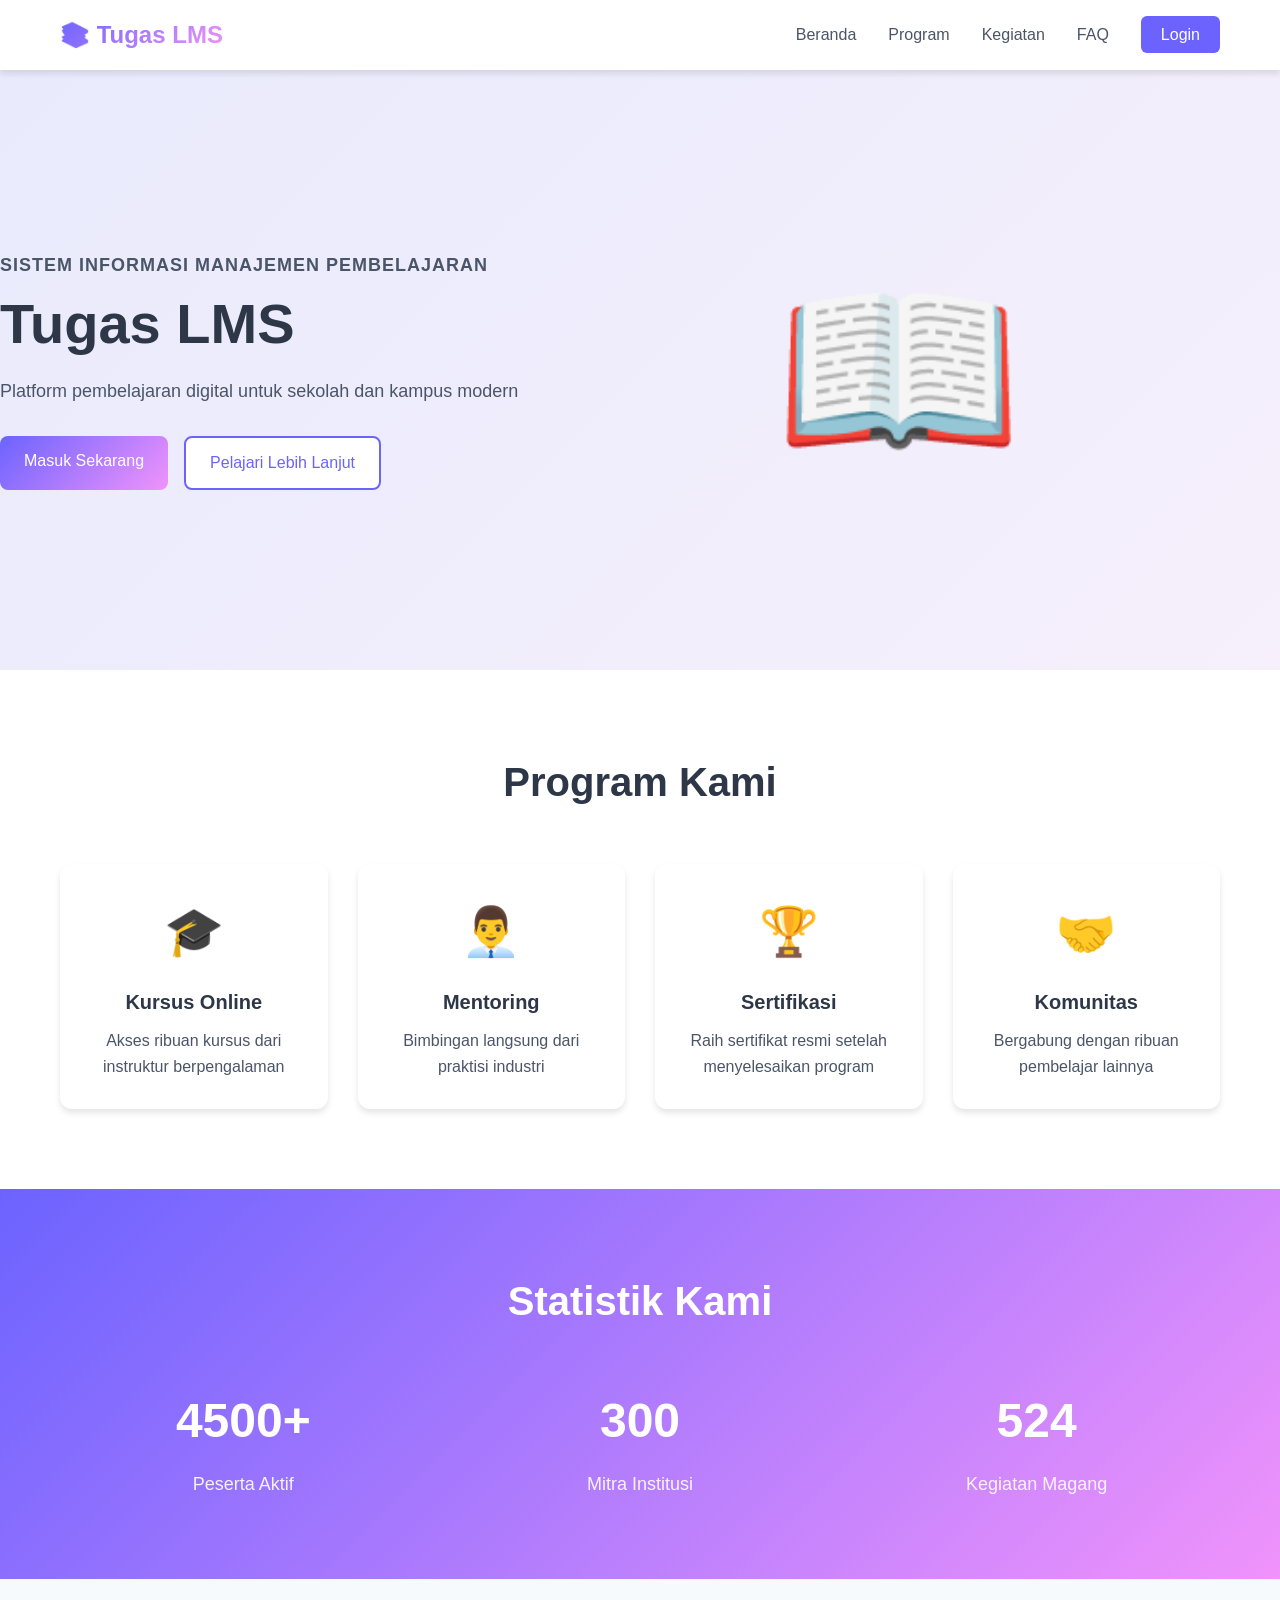
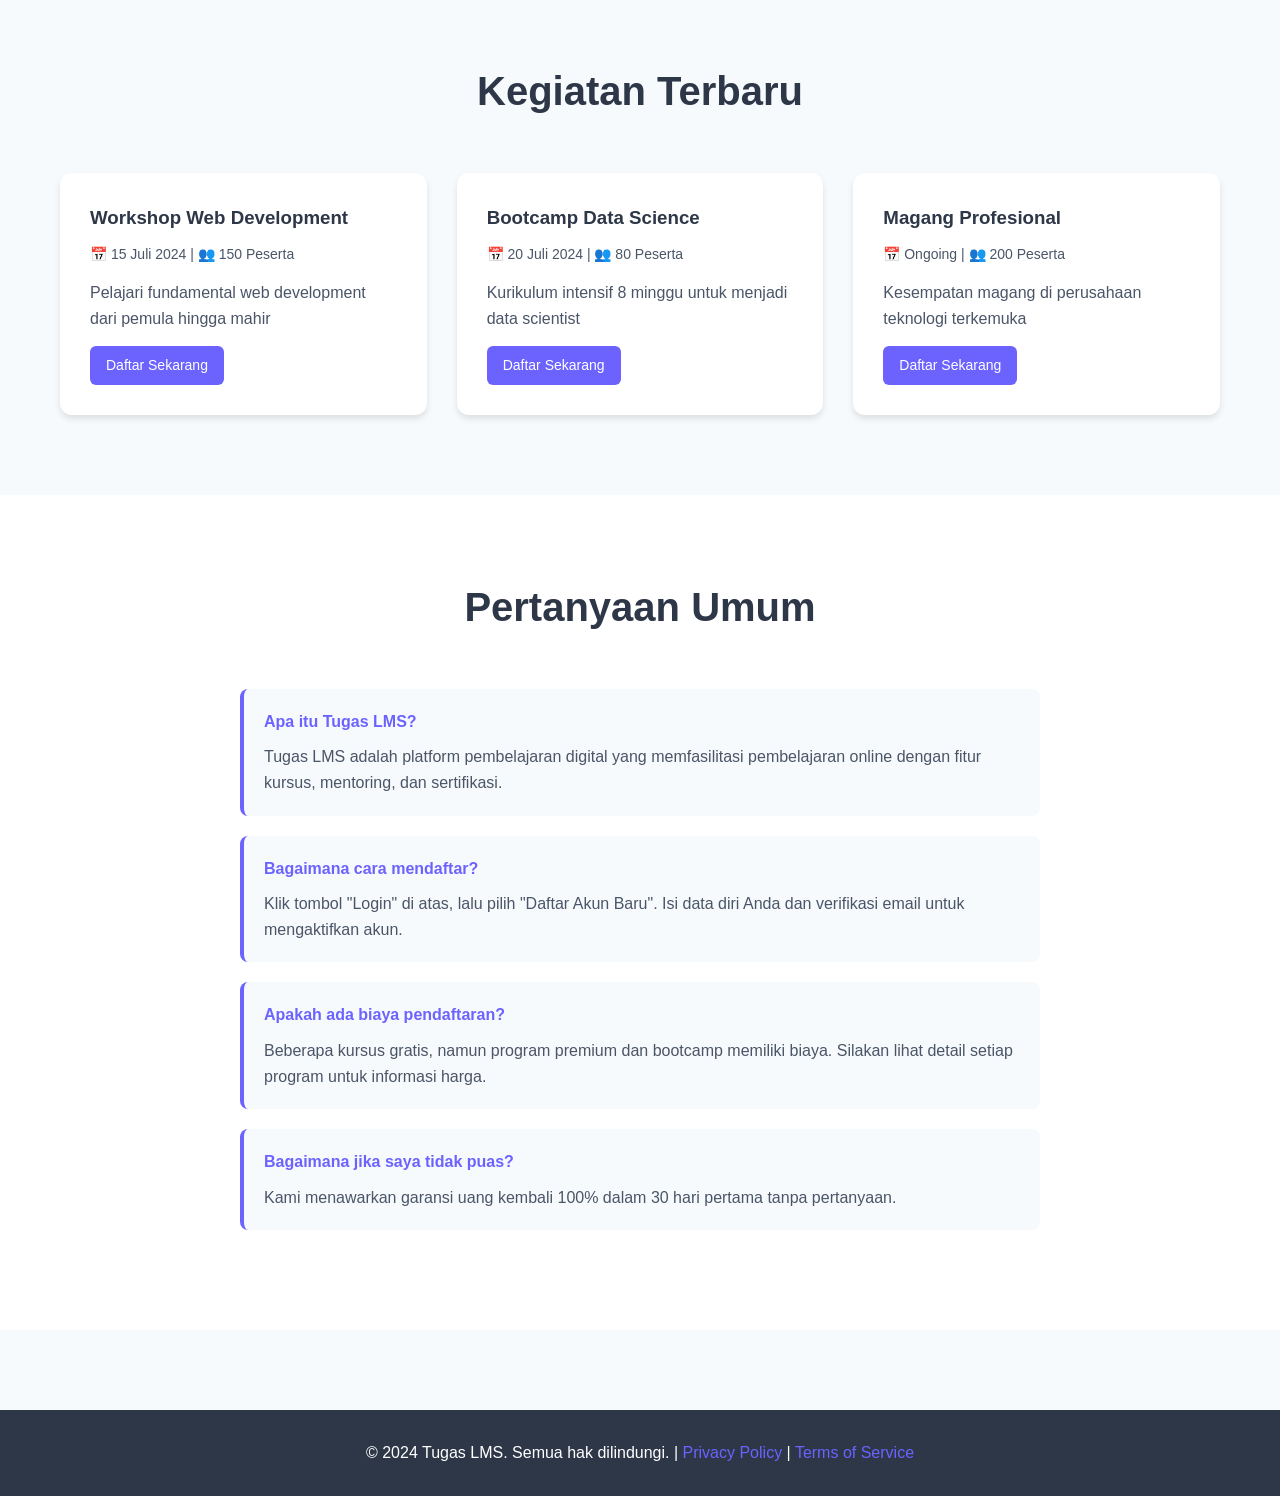
<file: index.html>
<!DOCTYPE html>
<html lang="id">
<head>
    <meta charset="UTF-8">
    <meta name="viewport" content="width=device-width, initial-scale=1.0">
    <title>Tugas LMS - Learning Management System</title>
    <link rel="stylesheet" href="css/style.css">
</head>
<body>
    <!-- Navigation -->
    <nav class="navbar">
        <div class="container">
            <div class="logo">
                <h1>📚 Tugas LMS</h1>
            </div>
            <ul class="nav-links">
                <li><a href="#beranda">Beranda</a></li>
                <li><a href="#program">Program</a></li>
                <li><a href="#kegiatan">Kegiatan</a></li>
                <li><a href="#faq">FAQ</a></li>
                <li><a href="login.html" class="btn-login">Login</a></li>
            </ul>
        </div>
    </nav>

    <!-- Hero Section -->
    <section id="beranda" class="hero">
        <div class="hero-content">
            <h2>Sistem Informasi Manajemen Pembelajaran</h2>
            <h1>Tugas LMS</h1>
            <p>Platform pembelajaran digital untuk sekolah dan kampus modern</p>
            <div class="hero-buttons">
                <a href="login.html" class="btn btn-primary">Masuk Sekarang</a>
                <a href="#program" class="btn btn-secondary">Pelajari Lebih Lanjut</a>
            </div>
        </div>
        <div class="hero-image">
            <div class="illustration">📖</div>
        </div>
    </section>

    <!-- Program Section -->
    <section id="program" class="programs">
        <div class="container">
            <h2>Program Kami</h2>
            <div class="program-grid">
                <div class="program-card">
                    <div class="icon">🎓</div>
                    <h3>Kursus Online</h3>
                    <p>Akses ribuan kursus dari instruktur berpengalaman</p>
                </div>
                <div class="program-card">
                    <div class="icon">👨‍💼</div>
                    <h3>Mentoring</h3>
                    <p>Bimbingan langsung dari praktisi industri</p>
                </div>
                <div class="program-card">
                    <div class="icon">🏆</div>
                    <h3>Sertifikasi</h3>
                    <p>Raih sertifikat resmi setelah menyelesaikan program</p>
                </div>
                <div class="program-card">
                    <div class="icon">🤝</div>
                    <h3>Komunitas</h3>
                    <p>Bergabung dengan ribuan pembelajar lainnya</p>
                </div>
            </div>
        </div>
    </section>

    <!-- Stats Section -->
    <section class="stats">
        <div class="container">
            <h2>Statistik Kami</h2>
            <div class="stats-grid">
                <div class="stat-item">
                    <h3>4500+</h3>
                    <p>Peserta Aktif</p>
                </div>
                <div class="stat-item">
                    <h3>300</h3>
                    <p>Mitra Institusi</p>
                </div>
                <div class="stat-item">
                    <h3>524</h3>
                    <p>Kegiatan Magang</p>
                </div>
            </div>
        </div>
    </section>

    <!-- Kegiatan Section -->
    <section id="kegiatan" class="kegiatan">
        <div class="container">
            <h2>Kegiatan Terbaru</h2>
            <div class="kegiatan-grid">
                <div class="kegiatan-card">
                    <h3>Workshop Web Development</h3>
                    <p class="meta">📅 15 Juli 2024 | 👥 150 Peserta</p>
                    <p>Pelajari fundamental web development dari pemula hingga mahir</p>
                    <a href="#" class="btn-small">Daftar Sekarang</a>
                </div>
                <div class="kegiatan-card">
                    <h3>Bootcamp Data Science</h3>
                    <p class="meta">📅 20 Juli 2024 | 👥 80 Peserta</p>
                    <p>Kurikulum intensif 8 minggu untuk menjadi data scientist</p>
                    <a href="#" class="btn-small">Daftar Sekarang</a>
                </div>
                <div class="kegiatan-card">
                    <h3>Magang Profesional</h3>
                    <p class="meta">📅 Ongoing | 👥 200 Peserta</p>
                    <p>Kesempatan magang di perusahaan teknologi terkemuka</p>
                    <a href="#" class="btn-small">Daftar Sekarang</a>
                </div>
            </div>
        </div>
    </section>

    <!-- FAQ Section -->
    <section id="faq" class="faq">
        <div class="container">
            <h2>Pertanyaan Umum</h2>
            <div class="faq-items">
                <div class="faq-item">
                    <h4>Apa itu Tugas LMS?</h4>
                    <p>Tugas LMS adalah platform pembelajaran digital yang memfasilitasi pembelajaran online dengan fitur kursus, mentoring, dan sertifikasi.</p>
                </div>
                <div class="faq-item">
                    <h4>Bagaimana cara mendaftar?</h4>
                    <p>Klik tombol "Login" di atas, lalu pilih "Daftar Akun Baru". Isi data diri Anda dan verifikasi email untuk mengaktifkan akun.</p>
                </div>
                <div class="faq-item">
                    <h4>Apakah ada biaya pendaftaran?</h4>
                    <p>Beberapa kursus gratis, namun program premium dan bootcamp memiliki biaya. Silakan lihat detail setiap program untuk informasi harga.</p>
                </div>
                <div class="faq-item">
                    <h4>Bagaimana jika saya tidak puas?</h4>
                    <p>Kami menawarkan garansi uang kembali 100% dalam 30 hari pertama tanpa pertanyaan.</p>
                </div>
            </div>
        </div>
    </section>

    <!-- Footer -->
    <footer class="footer">
        <div class="container">
            <p>&copy; 2024 Tugas LMS. Semua hak dilindungi. | <a href="#">Privacy Policy</a> | <a href="#">Terms of Service</a></p>
        </div>
    </footer>

    <script src="js/script.js"></script>
</body>
</html>
</file>
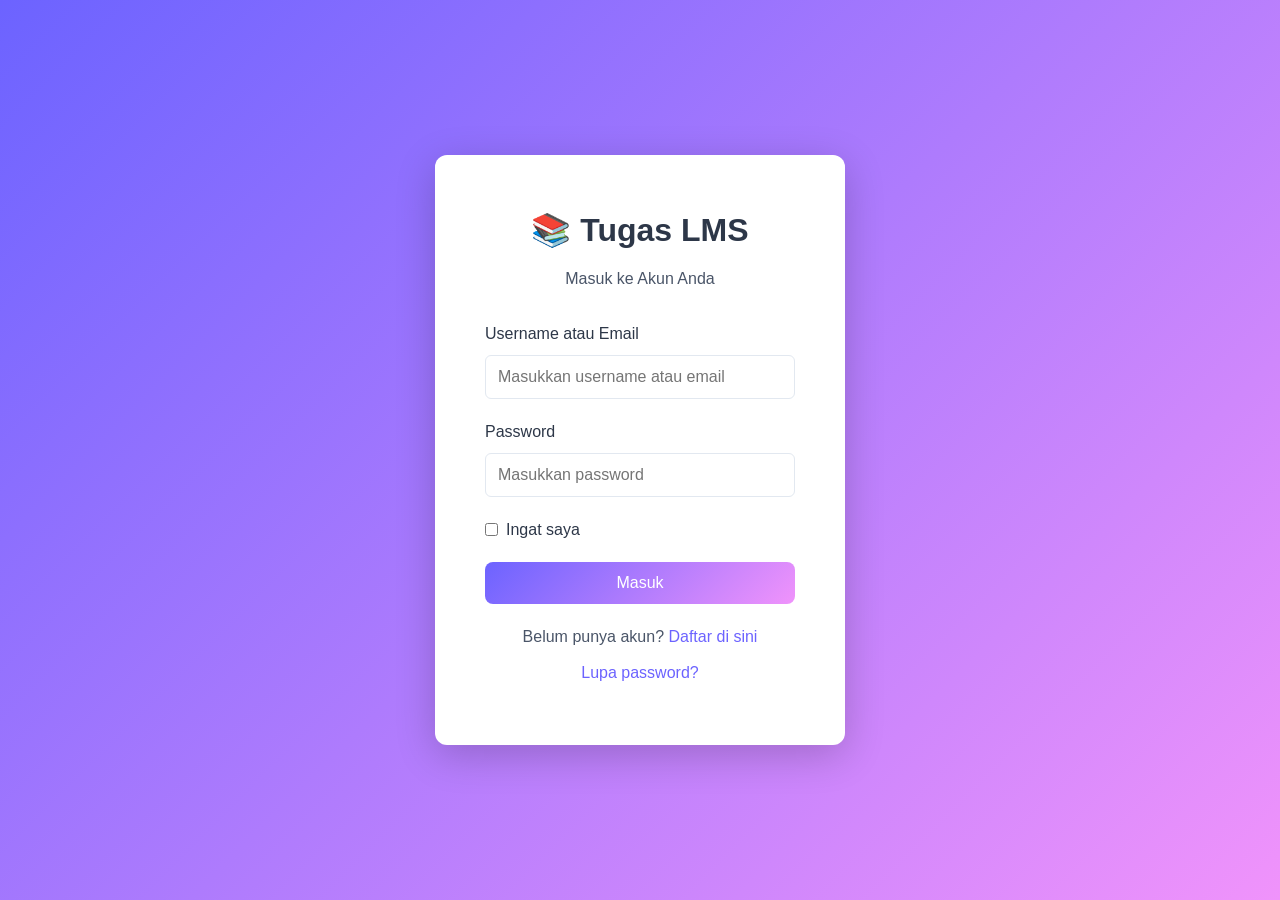
<file: dashboard.html>
<!DOCTYPE html>
<html lang="id">
<head>
    <meta charset="UTF-8">
    <meta name="viewport" content="width=device-width, initial-scale=1.0">
    <title>Dashboard - Tugas LMS</title>
    <link rel="stylesheet" href="css/style.css">
</head>
<body class="dashboard-page">
    <!-- Navigation -->
    <nav class="navbar dashboard-navbar">
        <div class="container">
            <div class="logo">
                <h1>📚 Tugas LMS</h1>
            </div>
            <div class="nav-right">
                <span id="userDisplay" class="user-info">👤 Loading...</span>
                <button id="logoutBtn" class="btn-logout">Logout</button>
            </div>
        </div>
    </nav>

    <!-- Main Content -->
    <div class="dashboard-container">
        <div class="container">
            <!-- Header -->
            <div class="dashboard-header">
                <h2>Selamat Datang, <span id="userName">Murid</span>! 👋</h2>
                <p>Kelola kursus dan pembelajaran Anda di sini</p>
            </div>

            <!-- Stats -->
            <div class="dashboard-stats">
                <div class="stat-card">
                    <h4>📚 Kursus Aktif</h4>
                    <p class="stat-number" id="activeCourses">-</p>
                </div>
                <div class="stat-card">
                    <h4>✅ Selesai</h4>
                    <p class="stat-number" id="completedCourses">-</p>
                </div>
                <div class="stat-card">
                    <h4>🏆 Sertifikat</h4>
                    <p class="stat-number" id="certificates">-</p>
                </div>
                <div class="stat-card">
                    <h4>⭐ Poin</h4>
                    <p class="stat-number" id="points">-</p>
                </div>
            </div>

            <!-- Courses Section -->
            <div class="dashboard-section">
                <h3>Kursus Saya</h3>
                <div id="coursesList" class="courses-grid">
                    <div class="loading">Memuat data kursus...</div>
                </div>
            </div>

            <!-- Recent Activity -->
            <div class="dashboard-section">
                <h3>Aktivitas Terbaru</h3>
                <div id="activityList" class="activity-list">
                    <div class="loading">Memuat aktivitas...</div>
                </div>
            </div>
        </div>
    </div>

    <!-- Footer -->
    <footer class="footer">
        <div class="container">
            <p>&copy; 2024 Tugas LMS. Semua hak dilindungi.</p>
        </div>
    </footer>

    <script src="js/script.js"></script>
    <script>
        // Check if user is logged in
        window.addEventListener('load', () => {
            checkAuth();
            loadDashboardData();
        });

        function checkAuth() {
            // Check if session exists
            fetch('backend/check_auth.php')
                .then(response => response.json())
                .then(data => {
                    if (!data.authenticated) {
                        window.location.href = 'login.html';
                    } else {
                        document.getElementById('userName').textContent = data.user.name || data.user.username;
                        document.getElementById('userDisplay').textContent = '👤 ' + data.user.username;
                    }
                })
                .catch(error => {
                    console.error('Error:', error);
                    window.location.href = 'login.html';
                });
        }

        function loadDashboardData() {
            fetch('backend/dashboard.php')
                .then(response => response.json())
                .then(data => {
                    if (data.success) {
                        // Update stats
                        document.getElementById('activeCourses').textContent = data.stats.active_courses;
                        document.getElementById('completedCourses').textContent = data.stats.completed_courses;
                        document.getElementById('certificates').textContent = data.stats.certificates;
                        document.getElementById('points').textContent = data.stats.points;

                        // Load courses
                        displayCourses(data.courses);

                        // Load activities
                        displayActivities(data.activities);
                    }
                })
                .catch(error => console.error('Error loading dashboard:', error));
        }

        function displayCourses(courses) {
            const coursesList = document.getElementById('coursesList');
            
            if (courses.length === 0) {
                coursesList.innerHTML = '<p class="no-data">Belum ada kursus. <a href="index.html">Jelajahi kursus kami</a></p>';
                return;
            }

            coursesList.innerHTML = courses.map(course => `
                <div class="course-card">
                    <div class="course-header">
                        <h4>${course.title}</h4>
                        <span class="course-status">${course.status}</span>
                    </div>
                    <p class="course-description">${course.description}</p>
                    <div class="progress-bar">
                        <div class="progress-fill" style="width: ${course.progress}%"></div>
                    </div>
                    <p class="progress-text">${course.progress}% Selesai</p>
                    <a href="#" class="btn-small">Lanjutkan</a>
                </div>
            `).join('');
        }

        function displayActivities(activities) {
            const activityList = document.getElementById('activityList');
            
            if (activities.length === 0) {
                activityList.innerHTML = '<p class="no-data">Tidak ada aktivitas terbaru</p>';
                return;
            }

            activityList.innerHTML = activities.map(activity => `
                <div class="activity-item">
                    <div class="activity-icon">${activity.icon}</div>
                    <div class="activity-content">
                        <p class="activity-text">${activity.text}</p>
                        <p class="activity-time">${activity.time}</p>
                    </div>
                </div>
            `).join('');
        }

        // Logout handler
        document.getElementById('logoutBtn').addEventListener('click', () => {
            fetch('backend/logout.php', { method: 'POST' })
                .then(() => {
                    window.location.href = 'index.html';
                })
                .catch(error => console.error('Error:', error));
        });
    </script>
</body>
</html>
</file>
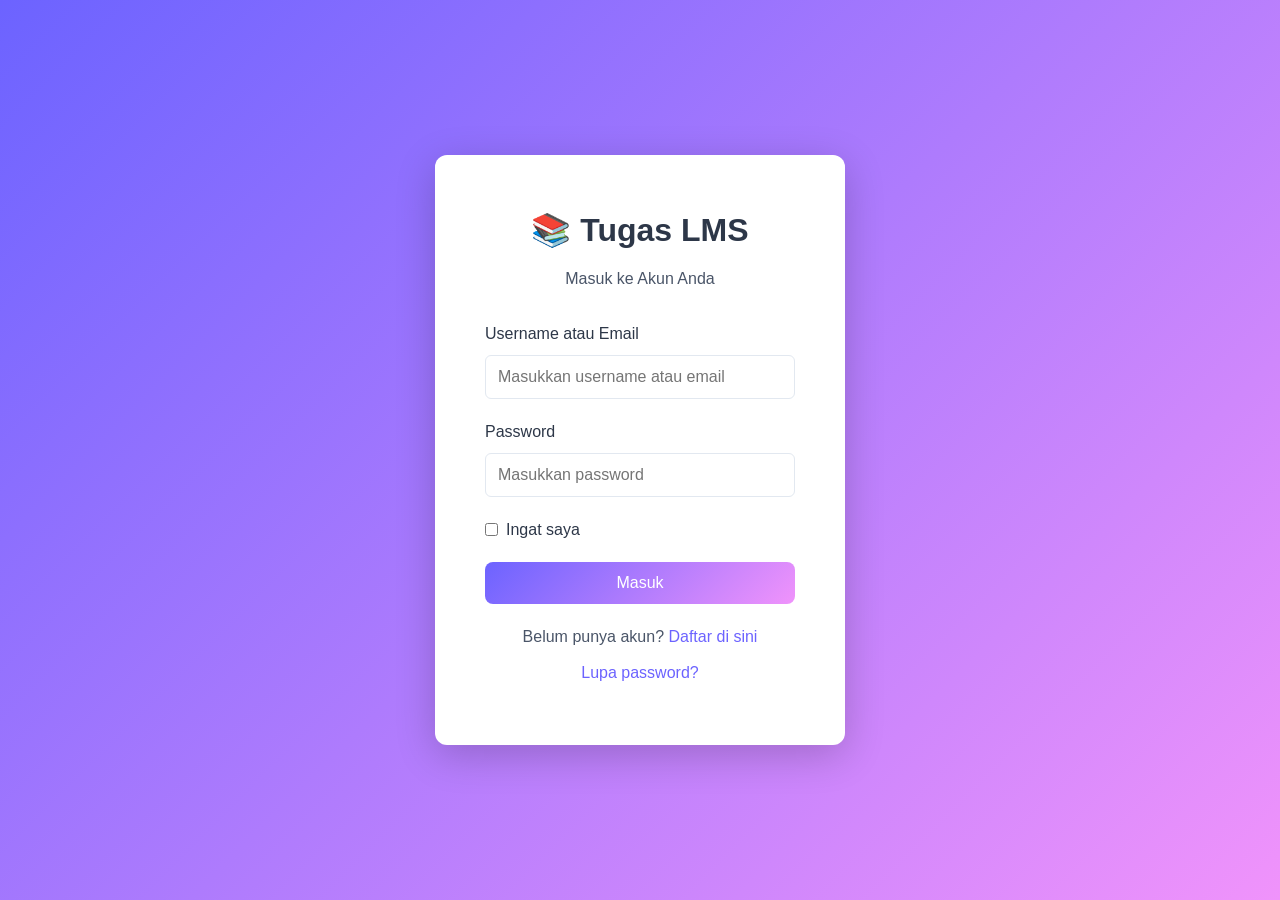
<file: login.html>
<!DOCTYPE html>
<html lang="id">
<head>
    <meta charset="UTF-8">
    <meta name="viewport" content="width=device-width, initial-scale=1.0">
    <title>Login - Tugas LMS</title>
    <link rel="stylesheet" href="css/style.css">
</head>
<body class="login-page">
    <div class="login-container">
        <div class="login-box">
            <div class="login-header">
                <h1>📚 Tugas LMS</h1>
                <p>Masuk ke Akun Anda</p>
            </div>

            <form id="loginForm" class="login-form">
                <div class="form-group">
                    <label for="username">Username atau Email</label>
                    <input 
                        type="text" 
                        id="username" 
                        name="username" 
                        placeholder="Masukkan username atau email"
                        required
                    >
                </div>

                <div class="form-group">
                    <label for="password">Password</label>
                    <input 
                        type="password" 
                        id="password" 
                        name="password" 
                        placeholder="Masukkan password"
                        required
                    >
                </div>

                <div class="form-group checkbox">
                    <input type="checkbox" id="remember" name="remember">
                    <label for="remember">Ingat saya</label>
                </div>

                <button type="submit" class="btn btn-primary btn-block">Masuk</button>
            </form>

            <div class="login-footer">
                <p>Belum punya akun? <a href="#">Daftar di sini</a></p>
                <p><a href="#">Lupa password?</a></p>
            </div>

            <div id="errorMessage" class="error-message" style="display:none;"></div>
            <div id="successMessage" class="success-message" style="display:none;"></div>
        </div>
    </div>

    <script src="js/script.js"></script>
    <script>
        document.getElementById('loginForm').addEventListener('submit', handleLogin);

        async function handleLogin(e) {
            e.preventDefault();

            const username = document.getElementById('username').value;
            const password = document.getElementById('password').value;
            const remember = document.getElementById('remember').checked;

            try {
                const response = await fetch('backend/login.php', {
                    method: 'POST',
                    headers: {
                        'Content-Type': 'application/json',
                    },
                    body: JSON.stringify({
                        username: username,
                        password: password,
                        remember: remember
                    })
                });

                const data = await response.json();

                if (data.success) {
                    showSuccess('Login berhasil! Redirecting...');
                    setTimeout(() => {
                        window.location.href = 'dashboard.html';
                    }, 1500);
                } else {
                    showError(data.message || 'Username atau password salah');
                }
            } catch (error) {
                showError('Terjadi kesalahan: ' + error.message);
            }
        }

        function showError(message) {
            const errorDiv = document.getElementById('errorMessage');
            errorDiv.textContent = message;
            errorDiv.style.display = 'block';
            setTimeout(() => {
                errorDiv.style.display = 'none';
            }, 5000);
        }

        function showSuccess(message) {
            const successDiv = document.getElementById('successMessage');
            successDiv.textContent = message;
            successDiv.style.display = 'block';
        }
    </script>
</body>
</html>
</file>
<file: css/style.css>
/* ===== Global Styles ===== */
* {
    margin: 0;
    padding: 0;
    box-sizing: border-box;
}

:root {
    --primary-color: #6c63ff;
    --secondary-color: #f093fb;
    --dark-color: #2d3748;
    --light-color: #f7fafc;
    --text-color: #4a5568;
    --border-color: #e2e8f0;
    --success-color: #48bb78;
    --error-color: #f56565;
    --shadow: 0 4px 6px rgba(0, 0, 0, 0.1);
}

body {
    font-family: 'Segoe UI', Tahoma, Geneva, Verdana, sans-serif;
    color: var(--text-color);
    line-height: 1.6;
    background-color: var(--light-color);
}

.container {
    max-width: 1200px;
    margin: 0 auto;
    padding: 0 20px;
}

/* ===== Typography ===== */
h1, h2, h3, h4, h5, h6 {
    color: var(--dark-color);
    font-weight: 600;
}

a {
    color: var(--primary-color);
    text-decoration: none;
    transition: color 0.3s ease;
}

a:hover {
    color: var(--secondary-color);
}

/* ===== Buttons ===== */
.btn {
    padding: 12px 24px;
    border: none;
    border-radius: 8px;
    font-size: 16px;
    cursor: pointer;
    transition: all 0.3s ease;
    display: inline-block;
    text-align: center;
}

.btn-primary {
    background: linear-gradient(135deg, var(--primary-color), var(--secondary-color));
    color: white;
}

.btn-primary:hover {
    transform: translateY(-2px);
    box-shadow: 0 8px 12px rgba(108, 99, 255, 0.3);
}

.btn-secondary {
    background: white;
    color: var(--primary-color);
    border: 2px solid var(--primary-color);
}

.btn-secondary:hover {
    background: var(--primary-color);
    color: white;
}

.btn-block {
    width: 100%;
}

.btn-small {
    padding: 8px 16px;
    font-size: 14px;
    border-radius: 6px;
    background: var(--primary-color);
    color: white;
    display: inline-block;
}

.btn-small:hover {
    background: var(--secondary-color);
}

.btn-logout {
    padding: 8px 16px;
    background: var(--error-color);
    color: white;
    border: none;
    border-radius: 6px;
    cursor: pointer;
    transition: all 0.3s ease;
}

.btn-logout:hover {
    background: #e53e3e;
}

/* ===== Navbar ===== */
.navbar {
    background: white;
    padding: 1rem 0;
    box-shadow: var(--shadow);
    position: sticky;
    top: 0;
    z-index: 100;
}

.navbar .container {
    display: flex;
    justify-content: space-between;
    align-items: center;
}

.logo h1 {
    font-size: 24px;
    background: linear-gradient(135deg, var(--primary-color), var(--secondary-color));
    -webkit-background-clip: text;
    -webkit-text-fill-color: transparent;
    background-clip: text;
}

.nav-links {
    display: flex;
    list-style: none;
    gap: 2rem;
    align-items: center;
}

.nav-links a {
    color: var(--text-color);
    transition: color 0.3s ease;
}

.nav-links a:hover {
    color: var(--primary-color);
}

.btn-login {
    background: var(--primary-color);
    color: white !important;
    padding: 10px 20px;
    border-radius: 6px;
}

.btn-login:hover {
    background: var(--secondary-color);
}

.dashboard-navbar {
    background: white;
}

.nav-right {
    display: flex;
    align-items: center;
    gap: 1rem;
}

.user-info {
    color: var(--text-color);
}

/* ===== Hero Section ===== */
.hero {
    display: flex;
    align-items: center;
    justify-content: space-between;
    min-height: 600px;
    padding: 60px 0;
    background: linear-gradient(135deg, rgba(108, 99, 255, 0.1), rgba(240, 147, 251, 0.1));
}

.hero-content h2 {
    color: var(--text-color);
    font-size: 18px;
    margin-bottom: 10px;
    text-transform: uppercase;
    letter-spacing: 1px;
}

.hero-content h1 {
    font-size: 56px;
    margin-bottom: 20px;
    line-height: 1.2;
}

.hero-content p {
    font-size: 18px;
    color: var(--text-color);
    margin-bottom: 30px;
}

.hero-buttons {
    display: flex;
    gap: 1rem;
}

.hero-image {
    flex: 1;
    text-align: center;
}

.illustration {
    font-size: 200px;
    animation: float 3s ease-in-out infinite;
}

@keyframes float {
    0%, 100% { transform: translateY(0px); }
    50% { transform: translateY(-20px); }
}

/* ===== Programs Section ===== */
.programs {
    padding: 80px 0;
    background: white;
}

.programs h2 {
    text-align: center;
    font-size: 40px;
    margin-bottom: 50px;
}

.program-grid {
    display: grid;
    grid-template-columns: repeat(auto-fit, minmax(250px, 1fr));
    gap: 30px;
}

.program-card {
    background: white;
    padding: 30px;
    border-radius: 12px;
    box-shadow: var(--shadow);
    text-align: center;
    transition: all 0.3s ease;
}

.program-card:hover {
    transform: translateY(-10px);
    box-shadow: 0 12px 20px rgba(0, 0, 0, 0.15);
}

.program-card .icon {
    font-size: 48px;
    margin-bottom: 15px;
}

.program-card h3 {
    font-size: 20px;
    margin-bottom: 10px;
}

/* ===== Stats Section ===== */
.stats {
    padding: 80px 0;
    background: linear-gradient(135deg, var(--primary-color), var(--secondary-color));
    color: white;
}

.stats h2 {
    text-align: center;
    font-size: 40px;
    margin-bottom: 50px;
    color: white;
}

.stats-grid {
    display: grid;
    grid-template-columns: repeat(auto-fit, minmax(200px, 1fr));
    gap: 30px;
    text-align: center;
}

.stat-item h3 {
    font-size: 48px;
    margin-bottom: 10px;
    color: white;
}

.stat-item p {
    font-size: 18px;
    color: rgba(255, 255, 255, 0.9);
}

/* ===== Kegiatan Section ===== */
.kegiatan {
    padding: 80px 0;
}

.kegiatan h2 {
    text-align: center;
    font-size: 40px;
    margin-bottom: 50px;
}

.kegiatan-grid {
    display: grid;
    grid-template-columns: repeat(auto-fit, minmax(300px, 1fr));
    gap: 30px;
}

.kegiatan-card {
    background: white;
    padding: 30px;
    border-radius: 12px;
    box-shadow: var(--shadow);
    transition: all 0.3s ease;
}

.kegiatan-card:hover {
    transform: translateY(-5px);
    box-shadow: 0 12px 20px rgba(0, 0, 0, 0.15);
}

.kegiatan-card h3 {
    margin-bottom: 10px;
}

.kegiatan-card .meta {
    color: var(--text-color);
    font-size: 14px;
    margin-bottom: 15px;
}

.kegiatan-card p {
    margin-bottom: 15px;
}

/* ===== FAQ Section ===== */
.faq {
    padding: 80px 0;
    background: white;
}

.faq h2 {
    text-align: center;
    font-size: 40px;
    margin-bottom: 50px;
}

.faq-items {
    max-width: 800px;
    margin: 0 auto;
}

.faq-item {
    background: var(--light-color);
    padding: 20px;
    margin-bottom: 20px;
    border-radius: 8px;
    border-left: 4px solid var(--primary-color);
}

.faq-item h4 {
    margin-bottom: 10px;
    color: var(--primary-color);
}

/* ===== Footer ===== */
.footer {
    background: var(--dark-color);
    color: white;
    padding: 30px 0;
    text-align: center;
    margin-top: 80px;
}

.footer a {
    color: var(--primary-color);
}

/* ===== Login Page ===== */
.login-page {
    background: linear-gradient(135deg, var(--primary-color), var(--secondary-color));
    min-height: 100vh;
    display: flex;
    justify-content: center;
    align-items: center;
}

.login-container {
    width: 100%;
    max-width: 450px;
    padding: 20px;
}

.login-box {
    background: white;
    padding: 50px;
    border-radius: 12px;
    box-shadow: 0 10px 40px rgba(0, 0, 0, 0.2);
}

.login-header {
    text-align: center;
    margin-bottom: 30px;
}

.login-header h1 {
    font-size: 32px;
    margin-bottom: 10px;
}

.login-header p {
    color: var(--text-color);
}

/* ===== Form Styles ===== */
.form-group {
    margin-bottom: 20px;
}

.form-group label {
    display: block;
    margin-bottom: 8px;
    color: var(--dark-color);
    font-weight: 500;
}

.form-group input {
    width: 100%;
    padding: 12px;
    border: 1px solid var(--border-color);
    border-radius: 6px;
    font-size: 16px;
    transition: border-color 0.3s ease;
}

.form-group input:focus {
    outline: none;
    border-color: var(--primary-color);
    box-shadow: 0 0 0 3px rgba(108, 99, 255, 0.1);
}

.form-group.checkbox {
    display: flex;
    align-items: center;
}

.form-group.checkbox input {
    width: auto;
    margin-right: 8px;
}

.form-group.checkbox label {
    margin-bottom: 0;
}

/* ===== Messages ===== */
.error-message {
    background: #fed7d7;
    color: var(--error-color);
    padding: 12px;
    border-radius: 6px;
    margin-bottom: 20px;
    border-left: 4px solid var(--error-color);
}

.success-message {
    background: #c6f6d5;
    color: var(--success-color);
    padding: 12px;
    border-radius: 6px;
    margin-bottom: 20px;
    border-left: 4px solid var(--success-color);
}

.login-footer {
    text-align: center;
    margin-top: 20px;
}

.login-footer p {
    margin-bottom: 10px;
    color: var(--text-color);
}

/* ===== Dashboard Page ===== */
.dashboard-page {
    background: var(--light-color);
}

.dashboard-container {
    padding: 40px 0;
    min-height: calc(100vh - 200px);
}

.dashboard-header {
    background: white;
    padding: 30px;
    border-radius: 12px;
    margin-bottom: 30px;
    box-shadow: var(--shadow);
}

.dashboard-header h2 {
    font-size: 32px;
    margin-bottom: 10px;
}

.dashboard-stats {
    display: grid;
    grid-template-columns: repeat(auto-fit, minmax(200px, 1fr));
    gap: 20px;
    margin-bottom: 40px;
}

.stat-card {
    background: white;
    padding: 30px;
    border-radius: 12px;
    box-shadow: var(--shadow);
    text-align: center;
    border-top: 4px solid var(--primary-color);
}

.stat-card h4 {
    margin-bottom: 10px;
    font-size: 14px;
    text-transform: uppercase;
    color: var(--text-color);
}

.stat-number {
    font-size: 36px;
    font-weight: 700;
    color: var(--primary-color);
}

/* ===== Dashboard Sections ===== */
.dashboard-section {
    background: white;
    padding: 30px;
    border-radius: 12px;
    box-shadow: var(--shadow);
    margin-bottom: 30px;
}

.dashboard-section h3 {
    font-size: 24px;
    margin-bottom: 20px;
    padding-bottom: 15px;
    border-bottom: 2px solid var(--border-color);
}

.courses-grid {
    display: grid;
    grid-template-columns: repeat(auto-fill, minmax(280px, 1fr));
    gap: 20px;
}

.course-card {
    background: var(--light-color);
    padding: 20px;
    border-radius: 10px;
    border: 1px solid var(--border-color);
    transition: all 0.3s ease;
}

.course-card:hover {
    box-shadow: 0 8px 16px rgba(0, 0, 0, 0.1);
    transform: translateY(-3px);
}

.course-header {
    display: flex;
    justify-content: space-between;
    align-items: center;
    margin-bottom: 10px;
}

.course-header h4 {
    margin: 0;
}

.course-status {
    background: var(--primary-color);
    color: white;
    padding: 4px 12px;
    border-radius: 20px;
    font-size: 12px;
}

.course-description {
    font-size: 14px;
    color: var(--text-color);
    margin-bottom: 15px;
}

.progress-bar {
    background: var(--border-color);
    height: 8px;
    border-radius: 10px;
    overflow: hidden;
    margin-bottom: 8px;
}

.progress-fill {
    background: linear-gradient(90deg, var(--primary-color), var(--secondary-color));
    height: 100%;
    transition: width 0.3s ease;
}

.progress-text {
    font-size: 12px;
    color: var(--text-color);
    margin-bottom: 15px;
}

/* ===== Activity List ===== */
.activity-list {
    display: flex;
    flex-direction: column;
    gap: 15px;
}

.activity-item {
    display: flex;
    gap: 15px;
    padding: 15px;
    background: var(--light-color);
    border-radius: 8px;
    border-left: 4px solid var(--primary-color);
}

.activity-icon {
    font-size: 24px;
    flex-shrink: 0;
}

.activity-content {
    flex: 1;
}

.activity-text {
    margin-bottom: 5px;
    color: var(--dark-color);
}

.activity-time {
    font-size: 12px;
    color: var(--text-color);
}

/* ===== Loading & Empty State ===== */
.loading {
    text-align: center;
    padding: 40px;
    color: var(--text-color);
}

.no-data {
    text-align: center;
    padding: 40px;
    color: var(--text-color);
}

/* ===== Responsive Design ===== */
@media (max-width: 768px) {
    .hero {
        flex-direction: column;
        text-align: center;
        min-height: auto;
        padding: 40px 0;
    }

    .hero-content h1 {
        font-size: 36px;
    }

    .hero-image {
        margin-top: 40px;
    }

    .illustration {
        font-size: 120px;
    }

    .nav-links {
        gap: 1rem;
    }

    .hero-buttons {
        flex-direction: column;
    }

    .nav-links {
        display: none;
    }

    .programs h2,
    .stats h2,
    .kegiatan h2,
    .faq h2 {
        font-size: 28px;
    }

    .login-box {
        padding: 30px;
    }

    .dashboard-stats {
        grid-template-columns: repeat(2, 1fr);
    }

    .courses-grid {
        grid-template-columns: 1fr;
    }
}

@media (max-width: 480px) {
    .hero-content h1 {
        font-size: 24px;
    }

    .illustration {
        font-size: 80px;
    }

    .dashboard-stats {
        grid-template-columns: 1fr;
    }
}
</file>
